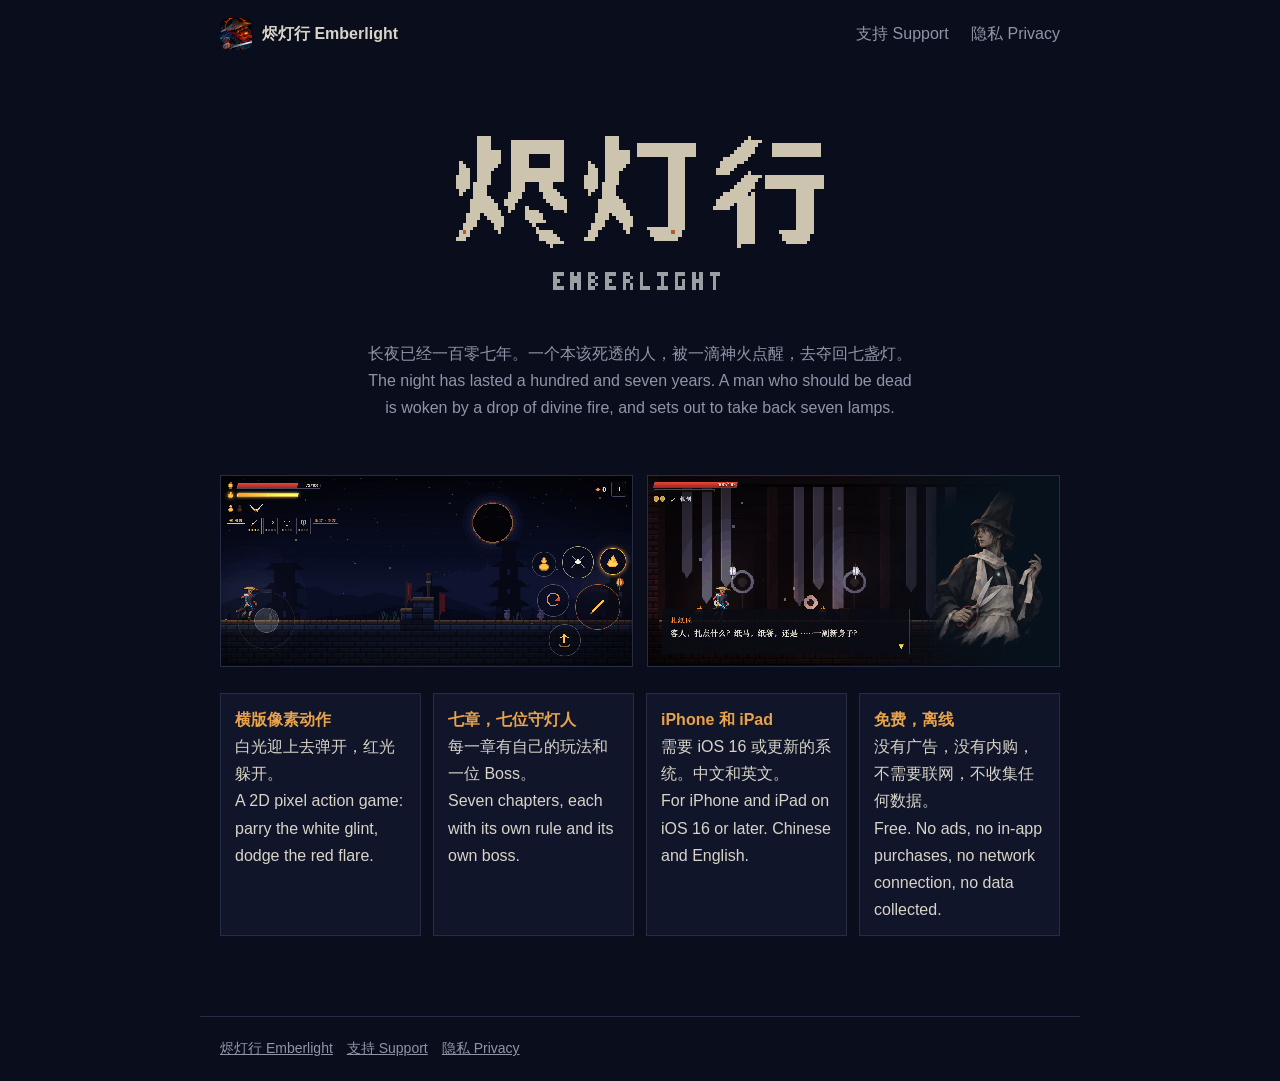
<file: index.html>
<!doctype html>
<html lang="zh-Hans">
<head>
<meta charset="utf-8">
<meta name="viewport" content="width=device-width, initial-scale=1">
<title>烬灯行 Emberlight：横版像素动作游戏</title>
<meta name="description" content="烬灯行（Emberlight）是一款 iPhone 和 iPad 上的横版像素动作游戏：长夜里，夺回七盏灯。">
<meta name="theme-color" content="#0a0d1c">
<link rel="icon" href="favicon.png" type="image/png">
<link rel="apple-touch-icon" href="apple-touch-icon.png">
<link rel="stylesheet" href="assets/site.css">
</head>
<body>
<header class="top">
  <a class="top-mark" href="./"><img src="assets/icon.png" width="32" height="32" alt=""><span>烬灯行 Emberlight</span></a>
  <nav class="top-links" aria-label="Main">
    <a href="support">支持 Support</a>
    <a href="privacy">隐私 Privacy</a>
  </nav>
</header>
<main id="main">
<section class="hero">
  <img class="logo" src="assets/logo.png" width="424" height="136" alt="烬灯行 Emberlight">
  <p>长夜已经一百零七年。一个本该死透的人，被一滴神火点醒，去夺回七盏灯。<br><span lang="en">The night has lasted a hundred and seven years. A man who should be dead is woken by a drop of divine fire, and sets out to take back seven lamps.</span></p>
</section>
<div class="shots">
  <img src="assets/shot-combat.png" width="852" height="393" alt="战斗画面：主角站在夜色里的栈桥上，屏幕上是触屏按钮。Combat on the night pier with touch controls.">
  <img src="assets/shot-boss.png" width="852" height="393" alt="Boss 对话：扎纸匠的立绘出现在画面右侧。A boss conversation with the Paper Artisan's portrait.">
</div>
<ul class="facts">
  <li><b>横版像素动作</b>白光迎上去弹开，红光躲开。<br><span lang="en">A 2D pixel action game: parry the white glint, dodge the red flare.</span></li>
  <li><b>七章，七位守灯人</b>每一章有自己的玩法和一位 Boss。<br><span lang="en">Seven chapters, each with its own rule and its own boss.</span></li>
  <li><b>iPhone 和 iPad</b>需要 iOS 16 或更新的系统。中文和英文。<br><span lang="en">For iPhone and iPad on iOS 16 or later. Chinese and English.</span></li>
  <li><b>免费，离线</b>没有广告，没有内购，不需要联网，不收集任何数据。<br><span lang="en">Free. No ads, no in-app purchases, no network connection, no data collected.</span></li>
</ul>
</main>
<footer><a href="./">烬灯行 Emberlight</a><a href="support">支持 Support</a><a href="privacy">隐私 Privacy</a></footer>
</body>
</html>
</file>
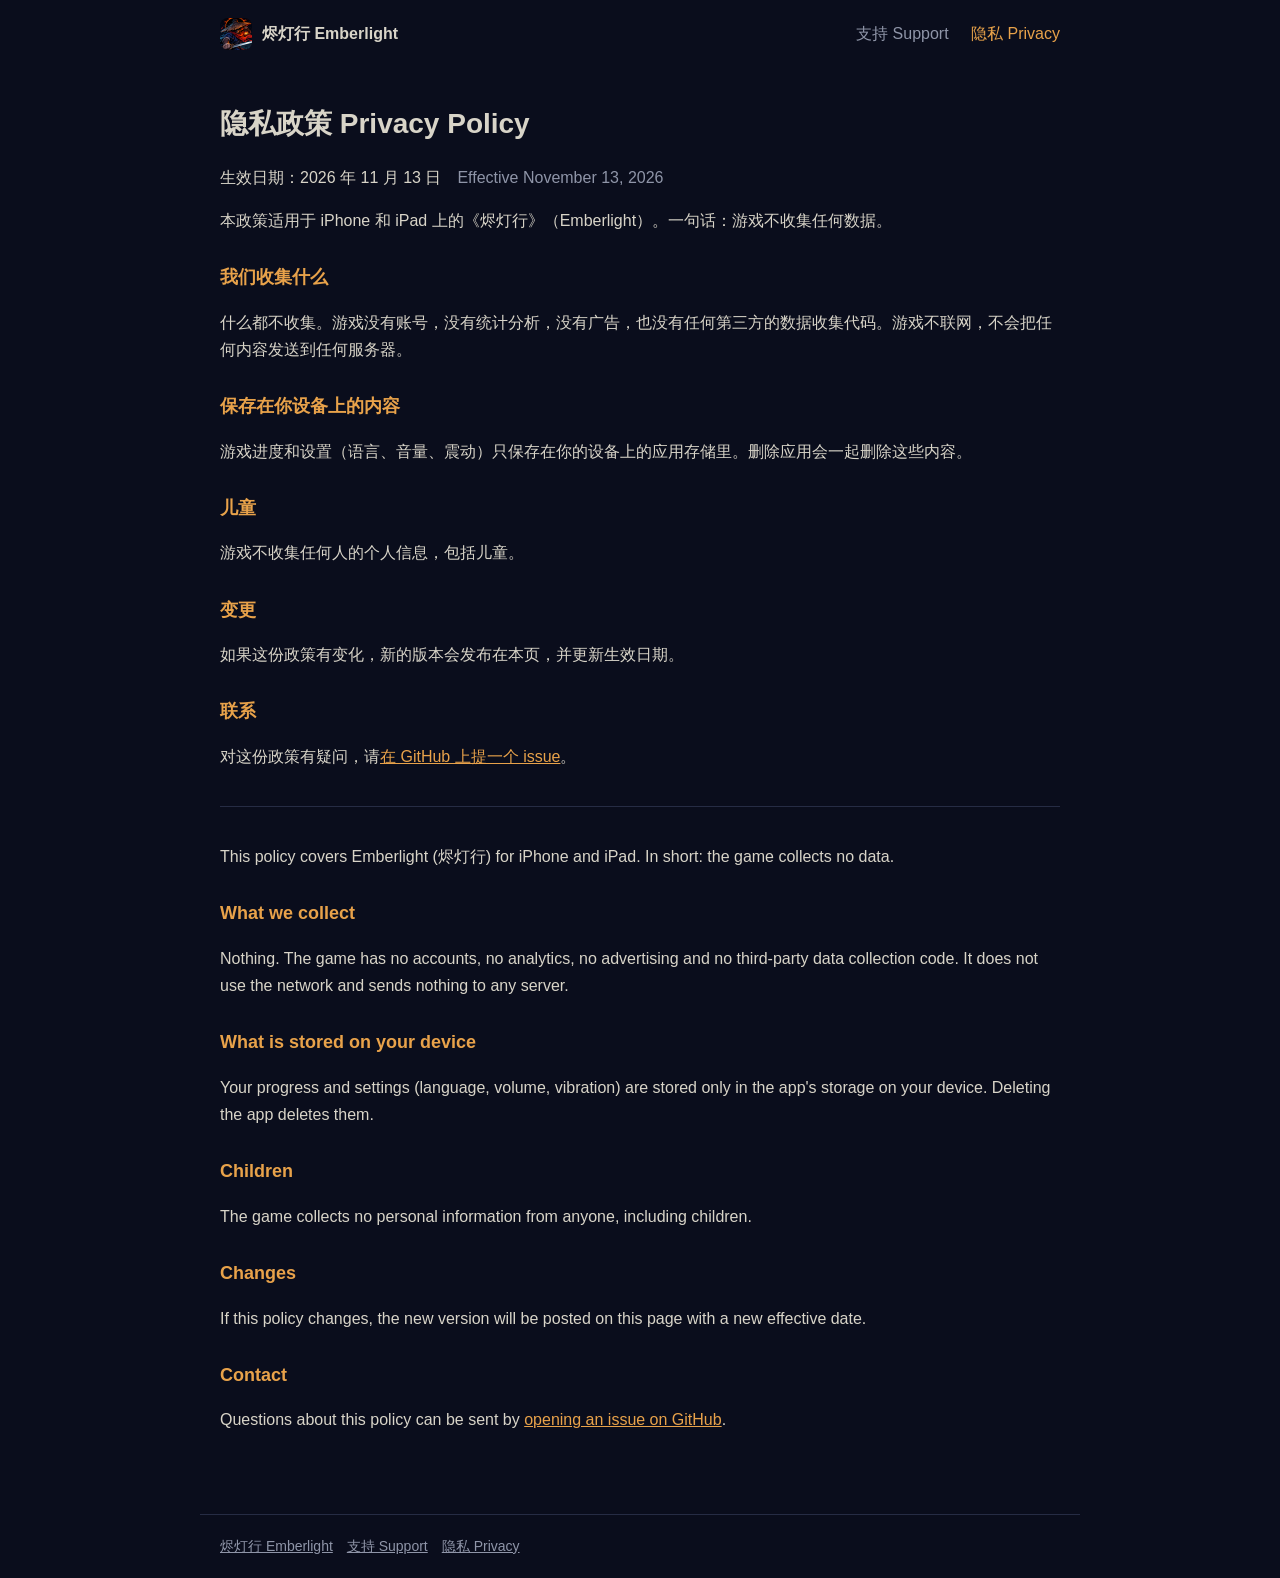
<file: privacy.html>
<!doctype html>
<html lang="zh-Hans">
<head>
<meta charset="utf-8">
<meta name="viewport" content="width=device-width, initial-scale=1">
<title>烬灯行 Emberlight 隐私政策 Privacy Policy</title>
<meta name="description" content="烬灯行（Emberlight）不收集任何数据：没有账号，没有统计，没有广告，不联网。">
<meta name="theme-color" content="#0a0d1c">
<link rel="icon" href="favicon.png" type="image/png">
<link rel="apple-touch-icon" href="apple-touch-icon.png">
<link rel="stylesheet" href="assets/site.css">
</head>
<body>
<header class="top">
  <a class="top-mark" href="./"><img src="assets/icon.png" width="32" height="32" alt=""><span>烬灯行 Emberlight</span></a>
  <nav class="top-links" aria-label="Main">
    <a href="support">支持 Support</a>
    <a href="privacy" aria-current="page">隐私 Privacy</a>
  </nav>
</header>
<main id="main">
<article class="doc">
  <h1>隐私政策 Privacy Policy</h1>
  <p>生效日期：2026 年 11 月 13 日　<span class="en" lang="en">Effective November 13, 2026</span></p>
  <p>本政策适用于 iPhone 和 iPad 上的《烬灯行》（Emberlight）。一句话：游戏不收集任何数据。</p>
  <h2>我们收集什么</h2>
  <p>什么都不收集。游戏没有账号，没有统计分析，没有广告，也没有任何第三方的数据收集代码。游戏不联网，不会把任何内容发送到任何服务器。</p>
  <h2>保存在你设备上的内容</h2>
  <p>游戏进度和设置（语言、音量、震动）只保存在你的设备上的应用存储里。删除应用会一起删除这些内容。</p>
  <h2>儿童</h2>
  <p>游戏不收集任何人的个人信息，包括儿童。</p>
  <h2>变更</h2>
  <p>如果这份政策有变化，新的版本会发布在本页，并更新生效日期。</p>
  <h2>联系</h2>
  <p>对这份政策有疑问，请<a href="https://github.com/RyanLii/emberlight-site/issues">在 GitHub 上提一个 issue</a>。</p>
  <hr>
  <div class="en" lang="en">
  <p>This policy covers Emberlight (烬灯行) for iPhone and iPad. In short: the game collects no data.</p>
  <h2>What we collect</h2>
  <p>Nothing. The game has no accounts, no analytics, no advertising and no third-party data collection code. It does not use the network and sends nothing to any server.</p>
  <h2>What is stored on your device</h2>
  <p>Your progress and settings (language, volume, vibration) are stored only in the app's storage on your device. Deleting the app deletes them.</p>
  <h2>Children</h2>
  <p>The game collects no personal information from anyone, including children.</p>
  <h2>Changes</h2>
  <p>If this policy changes, the new version will be posted on this page with a new effective date.</p>
  <h2>Contact</h2>
  <p>Questions about this policy can be sent by <a href="https://github.com/RyanLii/emberlight-site/issues">opening an issue on GitHub</a>.</p>
  </div>
</article>
</main>
<footer><a href="./">烬灯行 Emberlight</a><a href="support">支持 Support</a><a href="privacy">隐私 Privacy</a></footer>
</body>
</html>
</file>
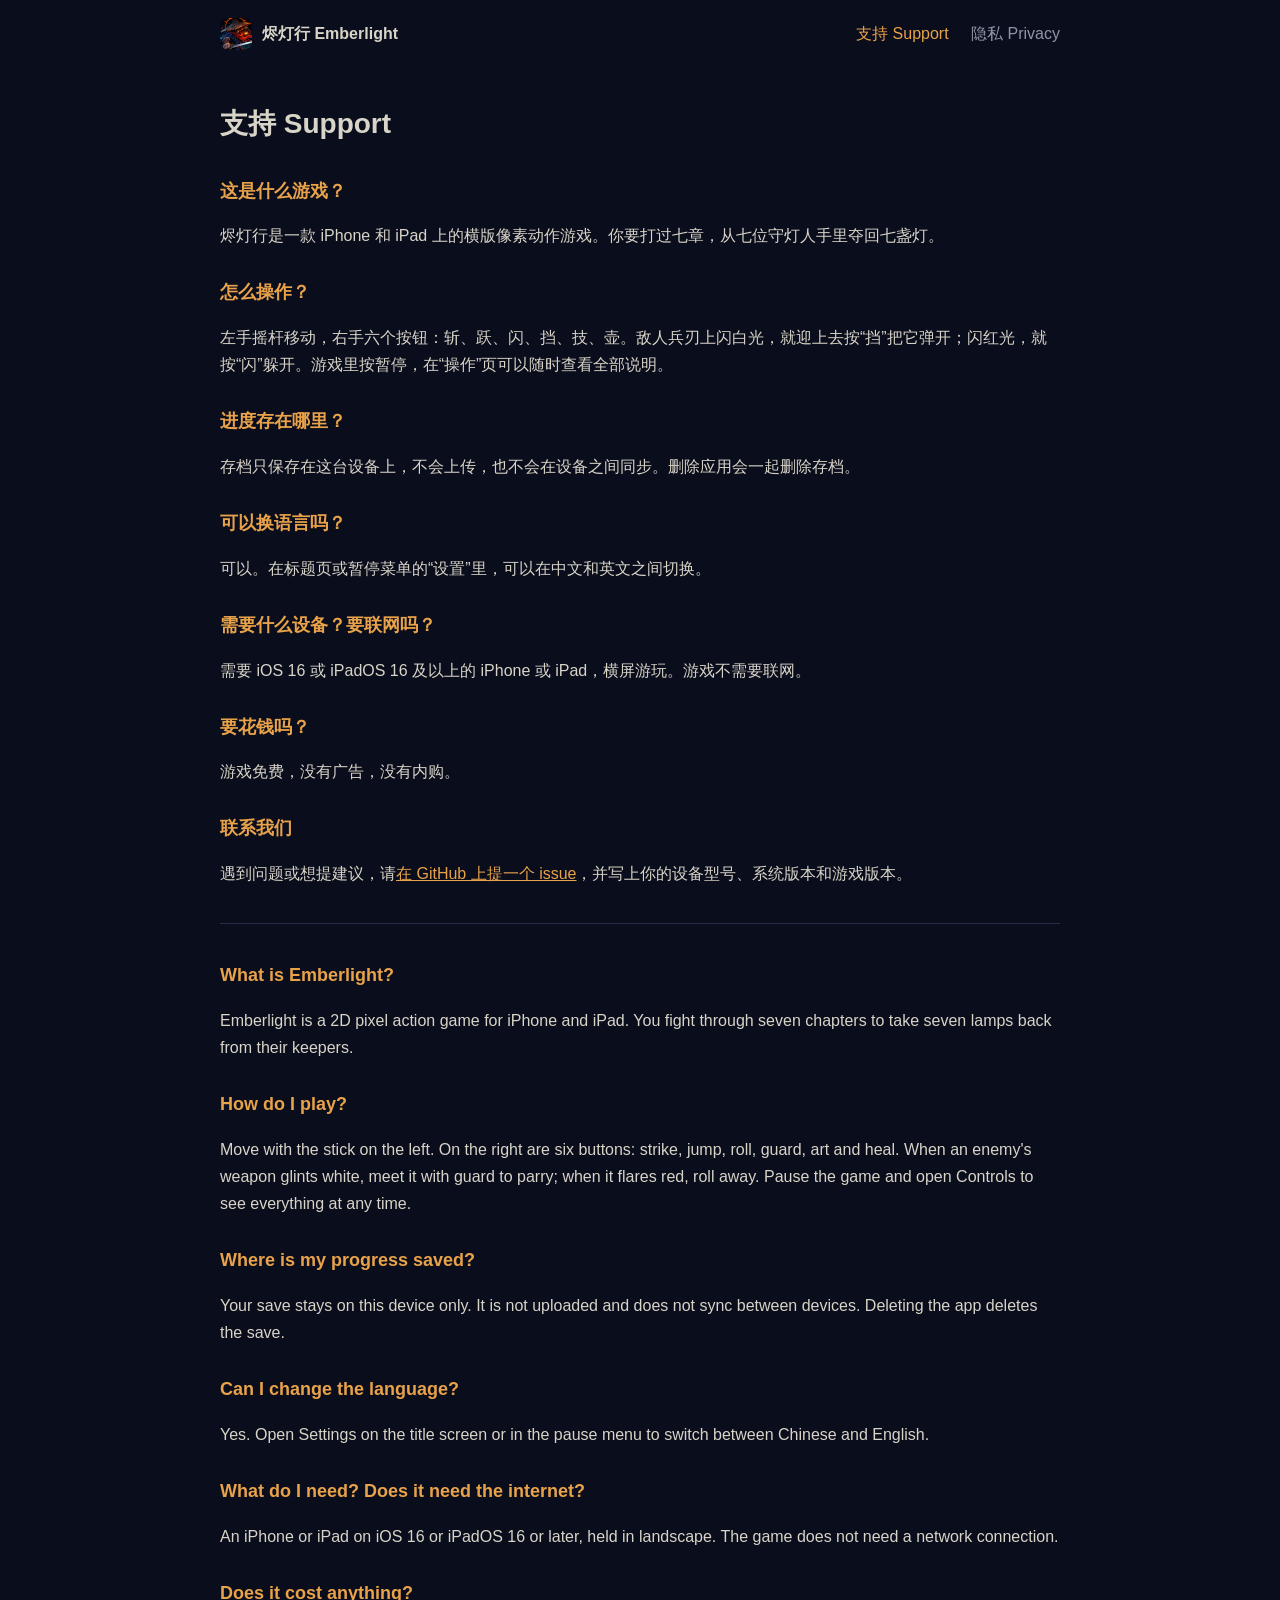
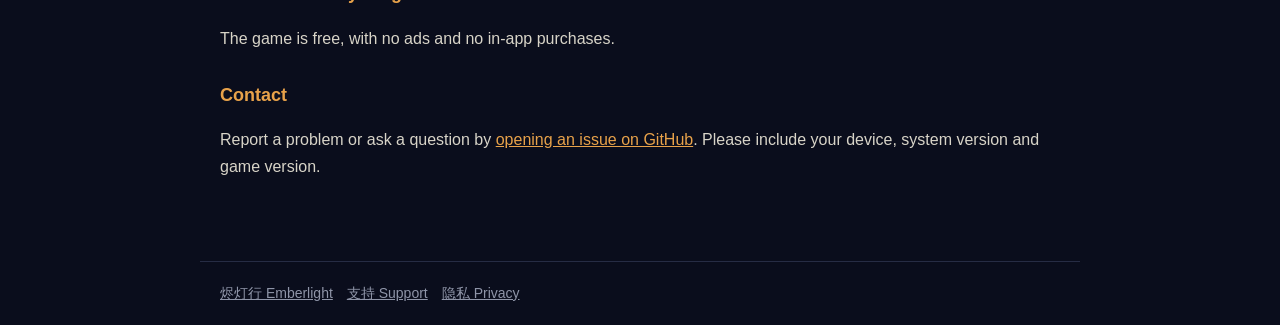
<file: support.html>
<!doctype html>
<html lang="zh-Hans">
<head>
<meta charset="utf-8">
<meta name="viewport" content="width=device-width, initial-scale=1">
<title>烬灯行 Emberlight 支持 Support</title>
<meta name="description" content="烬灯行（Emberlight）的常见问题：操作、存档、语言、设备要求和联系方式。">
<meta name="theme-color" content="#0a0d1c">
<link rel="icon" href="favicon.png" type="image/png">
<link rel="apple-touch-icon" href="apple-touch-icon.png">
<link rel="stylesheet" href="assets/site.css">
</head>
<body>
<header class="top">
  <a class="top-mark" href="./"><img src="assets/icon.png" width="32" height="32" alt=""><span>烬灯行 Emberlight</span></a>
  <nav class="top-links" aria-label="Main">
    <a href="support" aria-current="page">支持 Support</a>
    <a href="privacy">隐私 Privacy</a>
  </nav>
</header>
<main id="main">
<article class="doc">
  <h1>支持 Support</h1>
  <h2>这是什么游戏？</h2>
  <p>烬灯行是一款 iPhone 和 iPad 上的横版像素动作游戏。你要打过七章，从七位守灯人手里夺回七盏灯。</p>
  <h2>怎么操作？</h2>
  <p>左手摇杆移动，右手六个按钮：斩、跃、闪、挡、技、壶。敌人兵刃上闪白光，就迎上去按“挡”把它弹开；闪红光，就按“闪”躲开。游戏里按暂停，在“操作”页可以随时查看全部说明。</p>
  <h2>进度存在哪里？</h2>
  <p>存档只保存在这台设备上，不会上传，也不会在设备之间同步。删除应用会一起删除存档。</p>
  <h2>可以换语言吗？</h2>
  <p>可以。在标题页或暂停菜单的“设置”里，可以在中文和英文之间切换。</p>
  <h2>需要什么设备？要联网吗？</h2>
  <p>需要 iOS 16 或 iPadOS 16 及以上的 iPhone 或 iPad，横屏游玩。游戏不需要联网。</p>
  <h2>要花钱吗？</h2>
  <p>游戏免费，没有广告，没有内购。</p>
  <h2>联系我们</h2>
  <p>遇到问题或想提建议，请<a href="https://github.com/RyanLii/emberlight-site/issues">在 GitHub 上提一个 issue</a>，并写上你的设备型号、系统版本和游戏版本。</p>
  <hr>
  <div class="en" lang="en">
  <h2>What is Emberlight?</h2>
  <p>Emberlight is a 2D pixel action game for iPhone and iPad. You fight through seven chapters to take seven lamps back from their keepers.</p>
  <h2>How do I play?</h2>
  <p>Move with the stick on the left. On the right are six buttons: strike, jump, roll, guard, art and heal. When an enemy's weapon glints white, meet it with guard to parry; when it flares red, roll away. Pause the game and open Controls to see everything at any time.</p>
  <h2>Where is my progress saved?</h2>
  <p>Your save stays on this device only. It is not uploaded and does not sync between devices. Deleting the app deletes the save.</p>
  <h2>Can I change the language?</h2>
  <p>Yes. Open Settings on the title screen or in the pause menu to switch between Chinese and English.</p>
  <h2>What do I need? Does it need the internet?</h2>
  <p>An iPhone or iPad on iOS 16 or iPadOS 16 or later, held in landscape. The game does not need a network connection.</p>
  <h2>Does it cost anything?</h2>
  <p>The game is free, with no ads and no in-app purchases.</p>
  <h2>Contact</h2>
  <p>Report a problem or ask a question by <a href="https://github.com/RyanLii/emberlight-site/issues">opening an issue on GitHub</a>. Please include your device, system version and game version.</p>
  </div>
</article>
</main>
<footer><a href="./">烬灯行 Emberlight</a><a href="support">支持 Support</a><a href="privacy">隐私 Privacy</a></footer>
</body>
</html>
</file>
<file: assets/site.css>
:root { --bg:#0a0d1c; --panel:#11152a; --line:#262c44; --text:#d8d4c8; --dim:#8f95a8; --ember:#e8a24a; }
* { box-sizing: border-box; }
html { background: var(--bg); }
body { margin: 0; color: var(--text); font: 16px/1.7 -apple-system, "PingFang SC", "Helvetica Neue", Arial, sans-serif; }
a { color: var(--ember); }
.top { display: flex; align-items: center; justify-content: space-between; max-width: 880px; margin: 0 auto; padding: 18px 20px; }
.top-mark { display: flex; align-items: center; gap: 10px; color: var(--text); text-decoration: none; font-weight: 600; }
.top-mark img { border-radius: 8px; }
.top-links a { margin-left: 18px; color: var(--dim); text-decoration: none; }
.top-links a[aria-current] { color: var(--ember); }
main { max-width: 880px; margin: 0 auto; padding: 8px 20px 64px; }
.hero { text-align: center; padding: 36px 0 28px; }
.hero img.logo { width: min(424px, 80%); height: auto; image-rendering: pixelated; }
.hero p { color: var(--dim); max-width: 34em; margin: 18px auto 0; }
.shots { display: grid; gap: 14px; grid-template-columns: 1fr 1fr; margin: 26px 0; }
.shots img { width: 100%; height: auto; border: 1px solid var(--line); image-rendering: pixelated; display: block; }
.facts { display: grid; gap: 12px; grid-template-columns: repeat(auto-fit, minmax(200px, 1fr)); padding: 0; list-style: none; }
.facts li { background: var(--panel); border: 1px solid var(--line); padding: 12px 14px; }
.facts b { display: block; color: var(--ember); font-weight: 600; }
.doc h1 { font-size: 28px; margin: 24px 0 4px; }
.doc h2 { font-size: 18px; margin: 28px 0 6px; color: var(--ember); }
.doc p, .doc li { color: var(--text); }
.doc .en { color: var(--dim); }
hr { border: 0; border-top: 1px solid var(--line); margin: 36px 0; }
footer { max-width: 880px; margin: 0 auto; padding: 20px; color: var(--dim); font-size: 14px; border-top: 1px solid var(--line); }
footer a { color: var(--dim); margin-right: 14px; }
@media (max-width: 640px) { .shots { grid-template-columns: 1fr; } }
</file>
